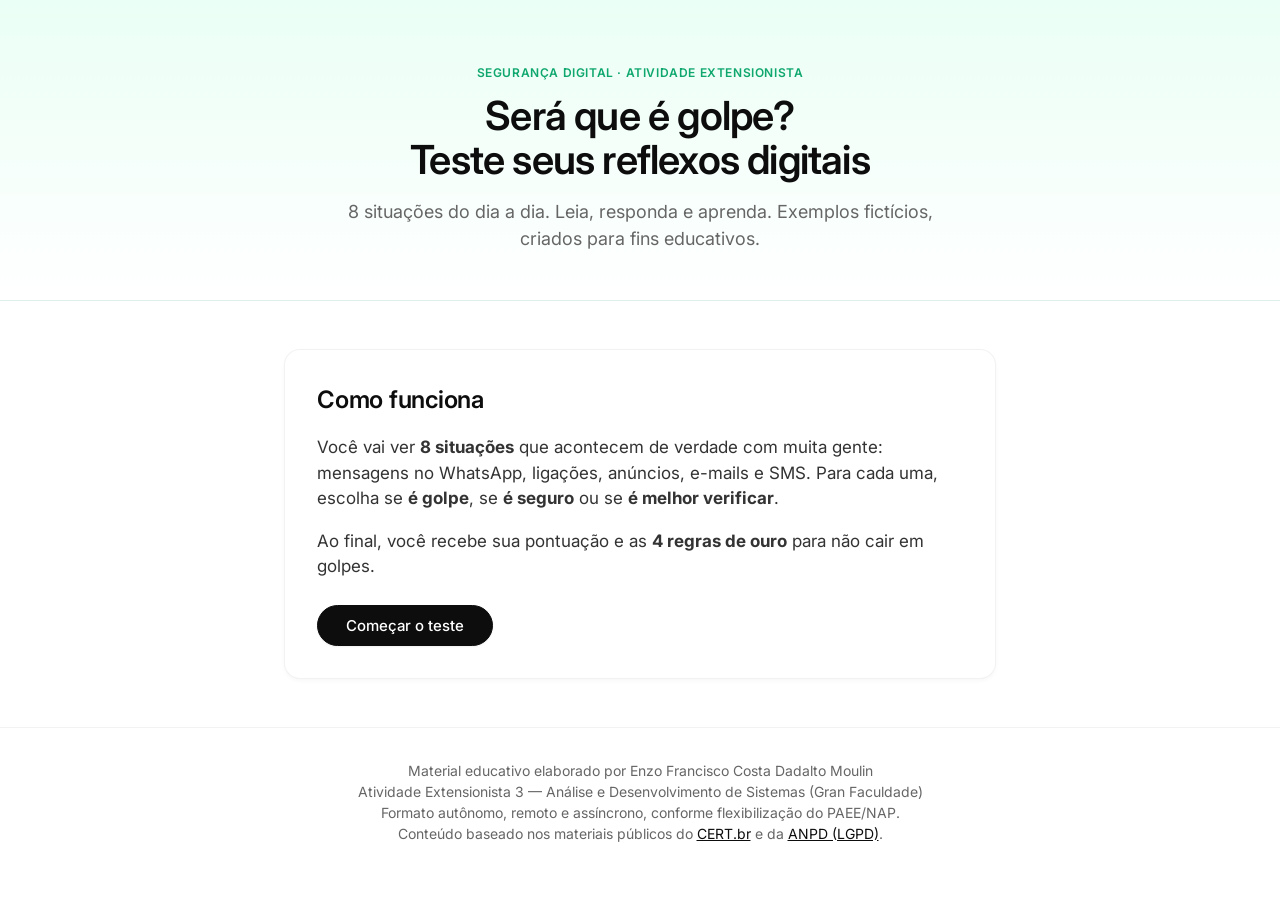
<file: index.html>
<!DOCTYPE html>
<html lang="pt-BR">
<head>
<meta charset="UTF-8">
<meta name="viewport" content="width=device-width, initial-scale=1.0">
<meta name="description" content="Quiz educativo interativo com 8 situações do dia a dia sobre golpes digitais. Atividade Extensionista 3 — ADS (Gran Faculdade).">
<meta property="og:title" content="Será que é golpe? Teste seus reflexos digitais">
<meta property="og:description" content="Quiz interativo com 8 situações reais sobre golpes digitais, com explicações educativas.">
<meta property="og:type" content="website">
<title>Será que é golpe? Teste seus reflexos digitais</title>
<link rel="preconnect" href="https://fonts.googleapis.com">
<link rel="preconnect" href="https://fonts.gstatic.com" crossorigin>
<link href="https://fonts.googleapis.com/css2?family=Inter:wght@400;500;600&display=swap" rel="stylesheet">
<link rel="stylesheet" href="styles.css">
</head>
<body>
<header class="hero">
  <div class="hero-inner">
    <p class="kicker">Segurança digital · Atividade extensionista</p>
    <h1>Será que é golpe?<br>Teste seus reflexos digitais</h1>
    <p class="sub">8 situações do dia a dia. Leia, responda e aprenda. Exemplos fictícios, criados para fins educativos.</p>
  </div>
</header>
<main class="container">
  <p id="pcont" aria-live="polite">Pergunta 1 de 8</p>
  <div id="barra" role="progressbar" aria-label="Progresso do teste" aria-valuemin="0" aria-valuemax="8" aria-valuenow="0"><div id="preench"></div></div>
  <section class="card" id="inicio">
    <h2>Como funciona</h2>
    <p>Você vai ver <strong>8 situações</strong> que acontecem de verdade com muita gente:
    mensagens no WhatsApp, ligações, anúncios, e-mails e SMS. Para cada uma, escolha se
    <strong>é golpe</strong>, se <strong>é seguro</strong> ou se <strong>é melhor verificar</strong>.</p>
    <p>Ao final, você recebe sua pontuação e as <strong>4 regras de ouro</strong> para não cair em golpes.</p>
    <button class="btn-primary" id="comecar">Começar o teste</button>
  </section>
  <div id="quiz" style="display:none;"></div>
  <section class="card" id="resultado" style="display:none;" aria-live="polite"></section>
</main>
<footer class="footer">
  Material educativo elaborado por Enzo Francisco Costa Dadalto Moulin<br>
  Atividade Extensionista 3 — Análise e Desenvolvimento de Sistemas (Gran Faculdade)<br>
  Formato autônomo, remoto e assíncrono, conforme flexibilização do PAEE/NAP.<br>
  Conteúdo baseado nos materiais públicos do <a href="https://cartilha.cert.br">CERT.br</a>
  e da <a href="https://www.gov.br/anpd/pt-br/legislacao">ANPD (LGPD)</a>.
</footer>
<script src="app.js"></script>
</body>
</html>
</file>
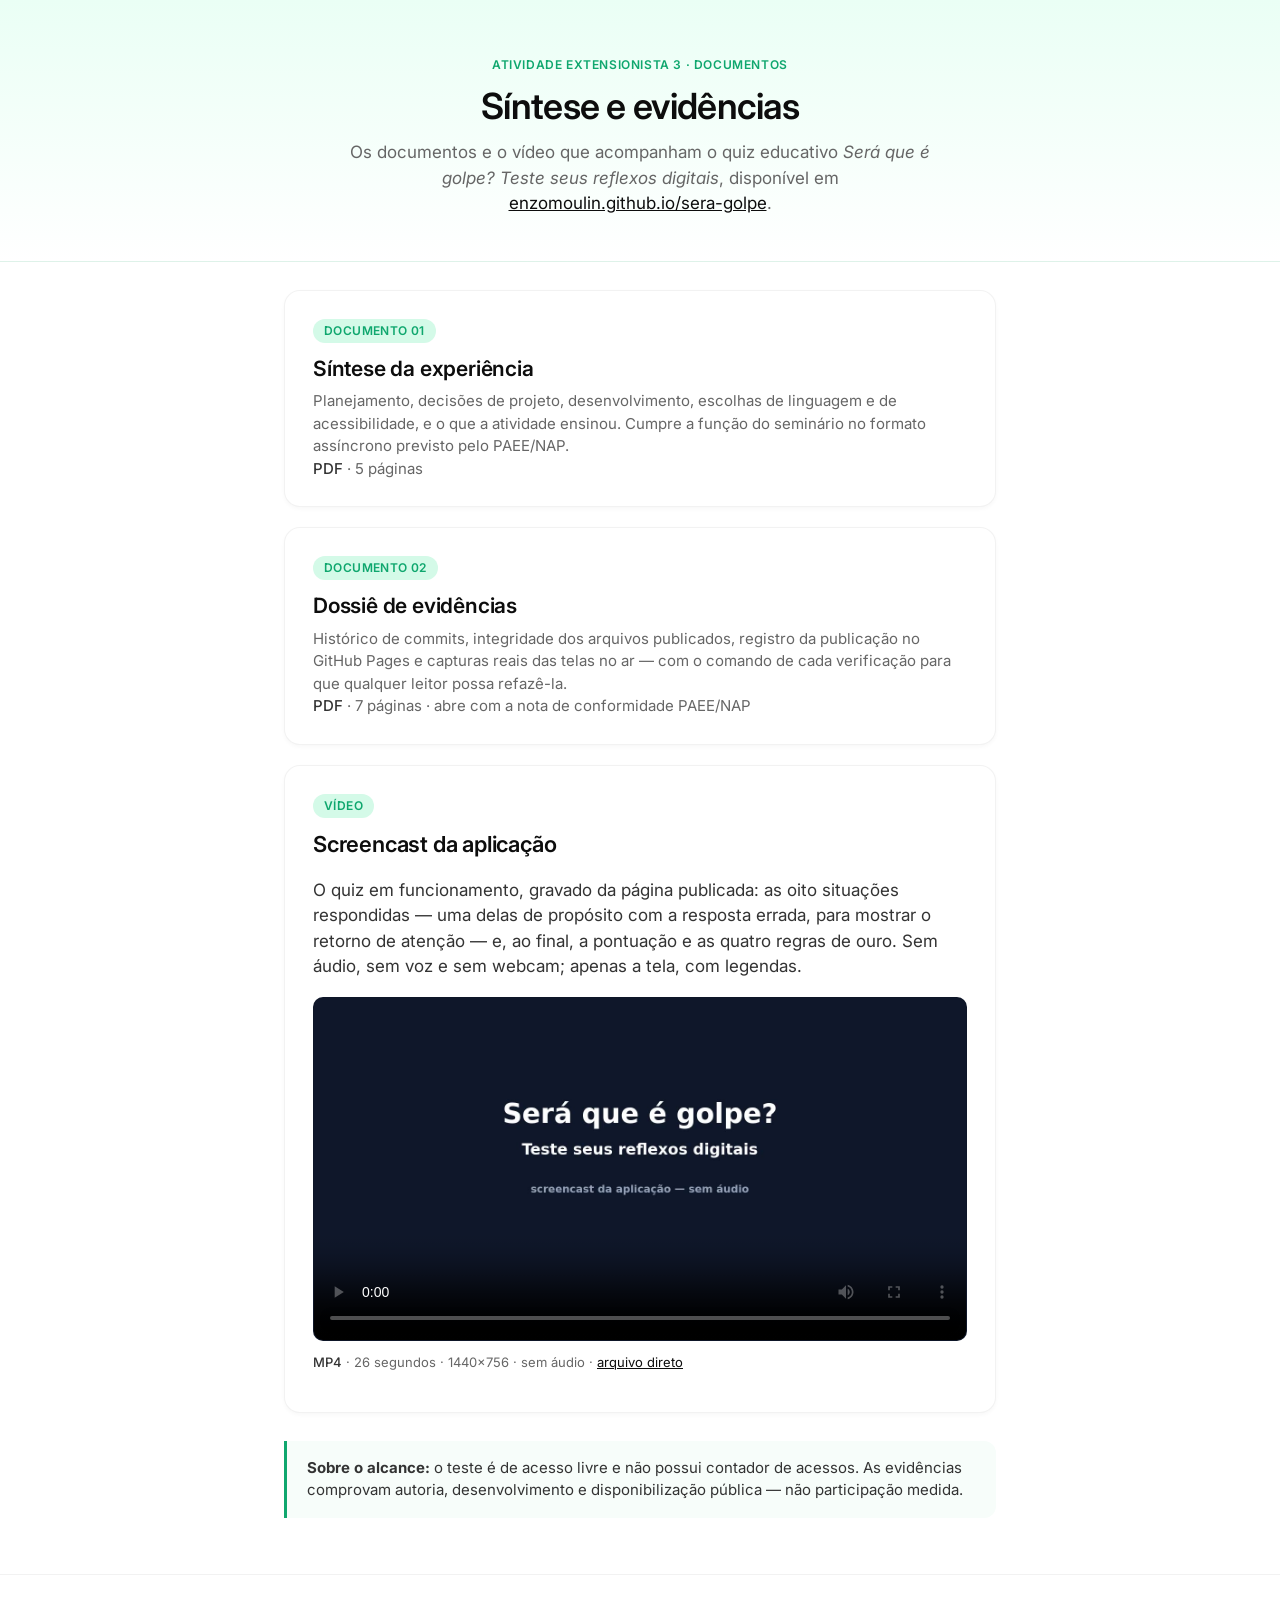
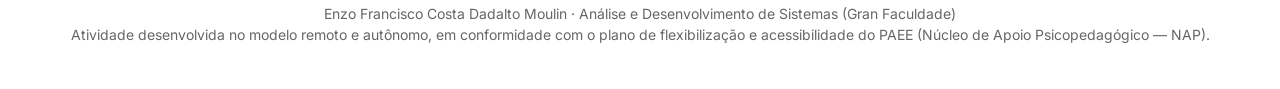
<file: evidencias/index.html>
<!DOCTYPE html>
<html lang="pt-BR">
<head>
<meta charset="UTF-8">
<meta name="viewport" content="width=device-width, initial-scale=1.0">
<meta name="description" content="Documentos da Atividade Extensionista 3: síntese da experiência e dossiê de evidências do quiz Será que é golpe?">
<meta name="robots" content="index, follow">
<title>Documentos da AE3 — Será que é golpe?</title>
<link rel="preconnect" href="https://fonts.googleapis.com">
<link rel="preconnect" href="https://fonts.gstatic.com" crossorigin>
<link href="https://fonts.googleapis.com/css2?family=Inter:wght@400;500;600&display=swap" rel="stylesheet">
<style>
  :root {
    --text: #0d0d0d;
    --body: #333333;
    --muted: #666666;
    --bg: #ffffff;
    --border-soft: rgba(0, 0, 0, 0.05);
    --brand: #0fa76e;
    --brand-bg: #d4fae8;
  }
  * { box-sizing: border-box; }
  body {
    font-family: 'Inter', system-ui, -apple-system, 'Segoe UI', Roboto, sans-serif;
    color: var(--body); background: var(--bg); margin: 0; padding: 0;
    font-size: 17px; line-height: 1.5;
  }
  .hero {
    background: linear-gradient(180deg, #eafff5 0%, #ffffff 100%);
    border-bottom: 1px solid var(--border-soft);
    text-align: center; padding: 56px 24px 44px;
  }
  .hero-inner { max-width: 760px; margin: 0 auto; }
  .kicker {
    font-size: 12px; font-weight: 600; letter-spacing: 0.6px;
    text-transform: uppercase; color: var(--brand); margin: 0 0 12px;
  }
  .hero h1 {
    color: var(--text); font-size: 36px; line-height: 1.12;
    letter-spacing: -0.7px; font-weight: 600; margin: 0;
  }
  .hero .sub { color: var(--muted); font-size: 17px; margin: 14px auto 0; max-width: 600px; }
  .container { max-width: 760px; margin: 0 auto; padding: 8px 24px 24px; }
  .doc {
    display: block; text-decoration: none; color: inherit;
    background: #fff; border: 1px solid var(--border-soft); border-radius: 16px;
    padding: 26px 28px; margin: 20px 0;
    box-shadow: rgba(0, 0, 0, 0.03) 0 2px 4px;
    transition: border-color 0.15s ease, transform 0.15s ease, box-shadow 0.15s ease;
  }
  .doc:hover, .doc:focus-visible {
    border-color: var(--brand); transform: translateY(-1px);
    box-shadow: rgba(15, 167, 110, 0.10) 0 6px 18px;
    outline: none;
  }
  .doc:focus-visible { outline: 2px solid var(--brand); outline-offset: 3px; }
  .num {
    display: inline-block; background: var(--brand-bg); color: var(--brand);
    font-size: 12px; font-weight: 600; letter-spacing: 0.4px;
    border-radius: 9999px; padding: 3px 11px; margin-bottom: 10px;
  }
  .doc h2 { color: var(--text); font-size: 21px; font-weight: 600; letter-spacing: -0.2px; margin: 0 0 6px; }
  .doc p { margin: 0; color: var(--muted); font-size: 15px; }
  .meta { margin-top: 12px; font-size: 13px; color: var(--muted); }
  .meta strong { color: var(--body); font-weight: 500; }
  .video-card {
    background: #fff; border: 1px solid var(--border-soft); border-radius: 16px;
    padding: 26px 28px; margin: 20px 0;
    box-shadow: rgba(0, 0, 0, 0.03) 0 2px 4px;
  }
  .video-card h2 {
    color: var(--text); font-size: 22px; font-weight: 600; margin: 0 0 8px;
    letter-spacing: -0.2px;
  }
  .video-card video {
    display: block; width: 100%; height: auto; margin: 16px 0 12px;
    border-radius: 10px; background: #0f172a; border: 1px solid var(--border-soft);
  }
  .note {
    border-left: 3px solid var(--brand); background: #f7fdfa;
    border-radius: 0 12px 12px 0; padding: 16px 20px; margin: 28px 0 8px;
    font-size: 15px; color: var(--body);
  }
  .note p { margin: 0; }
  .footer {
    text-align: center; font-size: 14px; color: var(--muted);
    padding: 28px 24px 44px; border-top: 1px solid var(--border-soft); margin-top: 24px;
  }
  a { color: var(--text); }
  a:hover { color: var(--brand); }
  @media (max-width: 640px) {
    .hero { padding: 44px 20px 34px; }
    .hero h1 { font-size: 28px; }
    .doc { padding: 22px; }
  }
</style>
</head>
<body>
<header class="hero">
  <div class="hero-inner">
    <p class="kicker">Atividade Extensionista 3 · Documentos</p>
    <h1>Síntese e evidências</h1>
    <p class="sub">Os documentos e o vídeo que acompanham o quiz educativo
    <em>Será que é golpe? Teste seus reflexos digitais</em>, disponível em
    <a href="https://enzomoulin.github.io/sera-golpe/">enzomoulin.github.io/sera-golpe</a>.</p>
  </div>
</header>

<main class="container">
  <a class="doc" href="01-sintese-ae3.pdf" target="_blank" rel="noopener">
    <span class="num">DOCUMENTO 01</span>
    <h2>Síntese da experiência</h2>
    <p>Planejamento, decisões de projeto, desenvolvimento, escolhas de linguagem e de
    acessibilidade, e o que a atividade ensinou. Cumpre a função do seminário no formato
    assíncrono previsto pelo PAEE/NAP.</p>
    <p class="meta"><strong>PDF</strong> · 5 páginas</p>
  </a>

  <a class="doc" href="02-dossie-evidencias-ae3.pdf" target="_blank" rel="noopener">
    <span class="num">DOCUMENTO 02</span>
    <h2>Dossiê de evidências</h2>
    <p>Histórico de commits, integridade dos arquivos publicados, registro da publicação
    no GitHub Pages e capturas reais das telas no ar — com o comando de cada verificação
    para que qualquer leitor possa refazê-la.</p>
    <p class="meta"><strong>PDF</strong> · 7 páginas · abre com a nota de conformidade PAEE/NAP</p>
  </a>

  <div class="video-card">
    <span class="num">VÍDEO</span>
    <h2>Screencast da aplicação</h2>
    <p>O quiz em funcionamento, gravado da página publicada: as oito situações respondidas — uma
    delas de propósito com a resposta errada, para mostrar o retorno de atenção — e, ao final, a
    pontuação e as quatro regras de ouro. Sem áudio, sem voz e sem webcam; apenas a tela, com
    legendas.</p>
    <video controls preload="metadata" poster="screencast-ae3-poster.jpg">
      <source src="screencast-ae3.mp4" type="video/mp4">
      Seu navegador não reproduz o vídeo. <a href="screencast-ae3.mp4">Baixar o arquivo</a>.
    </video>
    <p class="meta"><strong>MP4</strong> · 26 segundos · 1440×756 · sem áudio ·
    <a href="screencast-ae3.mp4">arquivo direto</a></p>
  </div>

  <div class="note">
    <p><strong>Sobre o alcance:</strong> o teste é de acesso livre e não possui contador
    de acessos. As evidências comprovam autoria, desenvolvimento e disponibilização
    pública — não participação medida.</p>
  </div>
</main>

<footer class="footer">
  Enzo Francisco Costa Dadalto Moulin · Análise e Desenvolvimento de Sistemas (Gran Faculdade)<br>
  Atividade desenvolvida no modelo remoto e autônomo, em conformidade com o plano de
  flexibilização e acessibilidade do PAEE (Núcleo de Apoio Psicopedagógico — NAP).
</footer>
</body>
</html>
</file>
<file: styles.css>
:root {
  --text: #0d0d0d;
  --body: #333333;
  --muted: #666666;
  --bg: #ffffff;
  --surface: #fafafa;
  --border: rgba(0, 0, 0, 0.08);
  --border-soft: rgba(0, 0, 0, 0.05);
  --brand: #0fa76e;
  --brand-bg: #d4fae8;
  --ok-bg: #e6f4ea;
  --ok-line: #1e7e34;
  --no-bg: #fdecea;
  --no-line: #b00020;
}
* { box-sizing: border-box; }
body {
  font-family: 'Inter', system-ui, -apple-system, 'Segoe UI', Roboto, sans-serif;
  color: var(--body);
  background: var(--bg);
  margin: 0; padding: 0;
  font-size: 17px; line-height: 1.5;
}
.hero {
  background: linear-gradient(180deg, #eafff5 0%, #ffffff 100%);
  border-bottom: 1px solid var(--border-soft);
  text-align: center; padding: 64px 24px 48px;
}
.hero-inner { max-width: 760px; margin: 0 auto; }
.kicker {
  font-size: 12px; font-weight: 600; letter-spacing: 0.6px;
  text-transform: uppercase; color: var(--brand); margin: 0 0 12px;
}
.hero h1 {
  color: var(--text); font-size: 40px; line-height: 1.1;
  letter-spacing: -0.8px; font-weight: 600; margin: 0;
}
.hero .sub { color: var(--muted); font-size: 18px; margin: 16px auto 0; max-width: 620px; }
.container { max-width: 760px; margin: 0 auto; padding: 24px; }
.card {
  background: #fff; border: 1px solid var(--border-soft); border-radius: 16px;
  padding: 32px; margin: 24px 0; box-shadow: rgba(0, 0, 0, 0.03) 0 2px 4px;
}
.card h2 { color: var(--text); font-size: 24px; letter-spacing: -0.24px; font-weight: 600; margin: 0 0 12px; }
.qnum {
  display: inline-block; background: var(--brand-bg); color: var(--brand);
  font-size: 13px; font-weight: 500; border-radius: 9999px; padding: 4px 12px; margin-bottom: 8px;
}
button {
  font-family: inherit; font-size: 15px; font-weight: 500; padding: 8px 24px;
  margin: 8px 8px 0 0; border-radius: 9999px; cursor: pointer;
  border: 1px solid var(--border); background: #fff; color: var(--text);
  box-shadow: rgba(0, 0, 0, 0.06) 0 1px 2px;
}
button:hover, button:focus-visible { border-color: var(--brand); color: var(--brand); outline: 2px solid var(--brand); outline-offset: 2px; }
button:disabled { opacity: 0.55; cursor: default; }
.btn-primary { background: var(--text); color: #fff; border-color: var(--text); padding: 10px 28px; }
.btn-primary:hover, .btn-primary:focus-visible { background: #000; color: #fff; border-color: #000; opacity: 0.9; }
.feed { display: none; margin-top: 16px; padding: 16px 18px; border-radius: 12px; }
.feed.ok { display: block; background: var(--ok-bg); border: 1px solid var(--ok-line); }
.feed.no { display: block; background: var(--no-bg); border: 1px solid var(--no-line); }
#pcont { display: none; font-size: 14px; font-weight: 500; color: var(--muted); margin: 8px 0 0; }
#barra { height: 8px; background: #f0f0f0; border-radius: 9999px; margin: 8px 0 0; overflow: hidden; display: none; }
#barra > div { height: 100%; width: 0; background: var(--brand); border-radius: 9999px; transition: width 0.3s ease; }
.score {
  display: inline-flex; align-items: center; justify-content: center;
  font-size: 28px; font-weight: 600; color: var(--text);
  background: var(--brand-bg); border-radius: 50%;
  width: 110px; height: 110px; text-align: center;
}
#copiado { display: none; color: var(--brand); font-weight: 500; }
#best { font-size: 14px; color: var(--muted); }
.footer { text-align: center; font-size: 14px; color: var(--muted); padding: 32px 24px 48px; border-top: 1px solid var(--border-soft); }
a { color: var(--text); }
a:hover { color: var(--brand); }
@media (max-width: 640px) {
  .hero { padding: 48px 20px 36px; }
  .hero h1 { font-size: 32px; }
  .card { padding: 24px; }
  button { width: 100%; margin-right: 0; }
}
</file>
